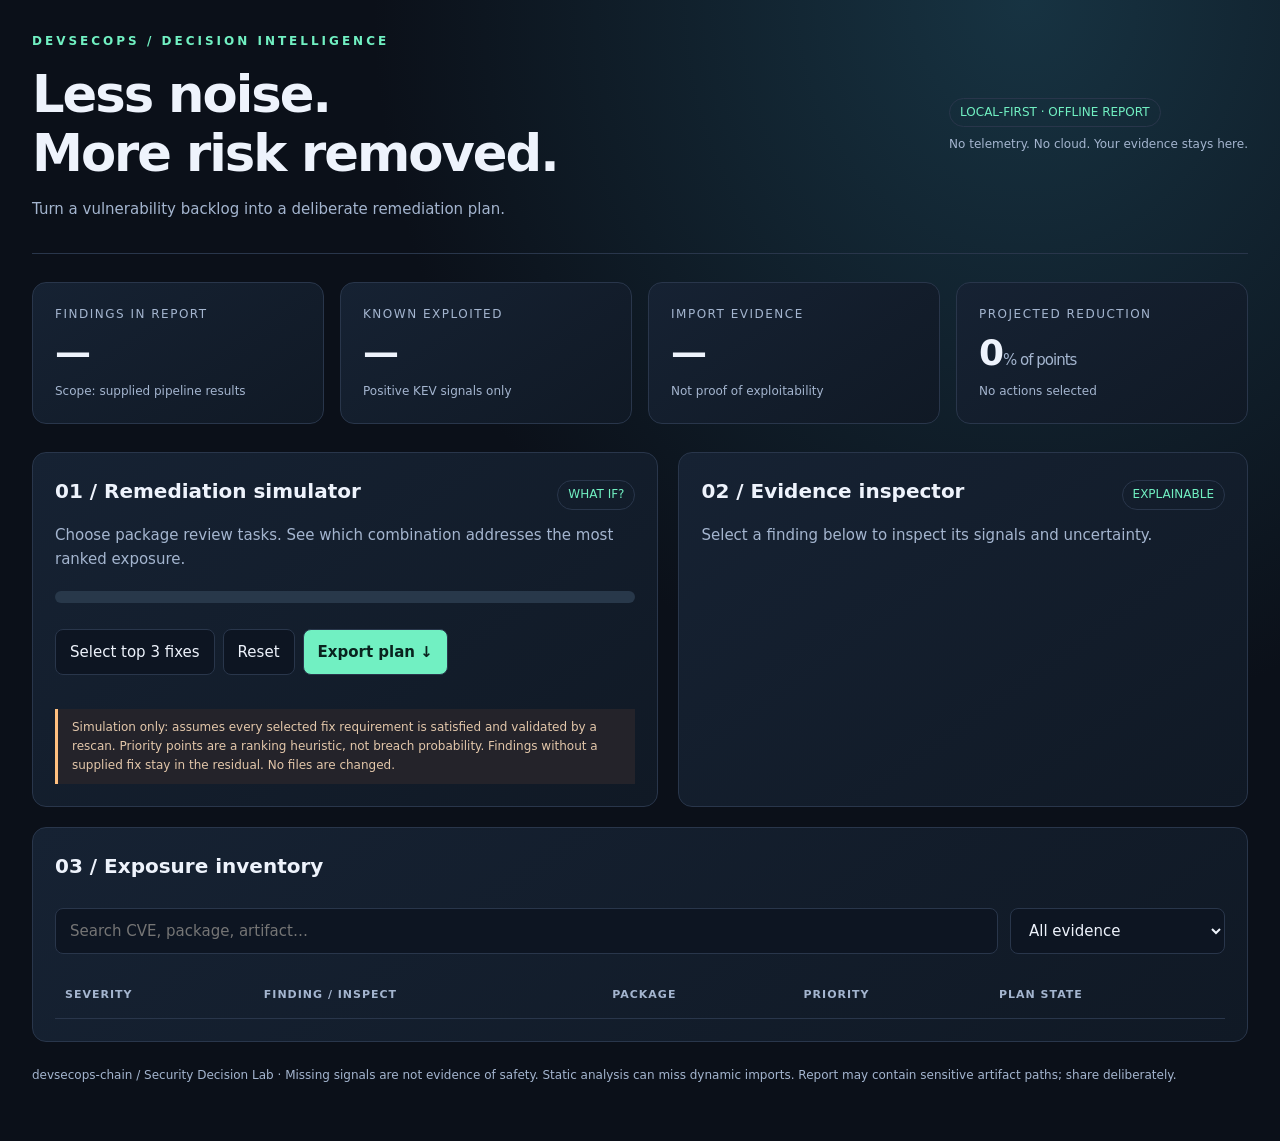
<file: reporting/dashboard.html>
<!doctype html>
<html lang="en">
<head>
<meta charset="utf-8">
<meta name="viewport" content="width=device-width,initial-scale=1">
<meta http-equiv="Content-Security-Policy" content="default-src 'none'; script-src 'unsafe-inline'; style-src 'unsafe-inline'; connect-src 'none'; img-src data:; base-uri 'none'; form-action 'none'">
<title>Security Decision Lab · devsecops-chain</title>
<style>
:root{color-scheme:dark;--bg:#0b1019;--panel:#121c2b;--line:#29364b;--ink:#eef3fc;--muted:#a4b5cf;--mint:#71f0c2;--orange:#ffc080;--red:#ff849c}
*{box-sizing:border-box}body{margin:0;background:radial-gradient(ellipse at 80% 0,#173342 0,transparent 45%),var(--bg);color:var(--ink);font:15px/1.6 system-ui,sans-serif}main{max-width:1440px;margin:auto;padding:32px}header{display:flex;justify-content:space-between;gap:24px;align-items:center;border-bottom:1px solid var(--line);padding-bottom:24px}.brand{font-size:12px;letter-spacing:3px;color:var(--mint);font-weight:700}h1{font-size:clamp(30px,4vw,52px);line-height:1.15;letter-spacing:-2px;margin:14px 0}h2{font-size:20px;margin:0 0 8px}p{margin:8px 0;color:var(--muted)}button,input,select{font:inherit;border:1px solid var(--line);border-radius:8px;padding:10px 14px;background:#0d1522;color:var(--ink)}button{cursor:pointer}button:hover{border-color:var(--mint)}button:disabled{opacity:.45;cursor:not-allowed}button.primary{background:var(--mint);color:#09231e;font-weight:700}button:focus-visible,input:focus-visible,select:focus-visible,summary:focus-visible{outline:2px solid var(--mint);outline-offset:3px}.badge{display:inline-block;border:1px solid var(--line);padding:4px 10px;border-radius:20px;color:var(--mint);font-size:12px;white-space:nowrap}.metrics{display:grid;grid-template-columns:repeat(4,1fr);gap:16px;margin:28px 0}.card,.panel{background:linear-gradient(145deg,#162233,#101925);border:1px solid var(--line);border-radius:14px;padding:22px}.label{color:var(--muted);font-size:12px;text-transform:uppercase;letter-spacing:1.5px}.value{font-size:36px;font-weight:700;letter-spacing:-1px}.value small{font-size:15px;color:var(--muted);font-weight:400}.layout{display:grid;grid-template-columns:1.1fr 1fr;gap:20px}.panel{min-width:0}.section-head{display:flex;justify-content:space-between;align-items:center;gap:12px}.subtle{font-size:12px;color:var(--muted)}.meter{height:12px;background:#28384a;border-radius:8px;overflow:hidden;margin:20px 0 10px}.meter div{height:100%;background:linear-gradient(90deg,#38bdc0,var(--mint));transition:width .25s}.actions{display:flex;gap:8px;flex-wrap:wrap;margin:16px 0}.fix{display:flex;gap:12px;border-top:1px solid var(--line);padding:17px 0;align-items:flex-start}.fix input{accent-color:var(--mint);margin-top:7px;width:18px;height:18px;flex-shrink:0}.fix label{flex:1;cursor:pointer;overflow-wrap:anywhere}.fix strong{display:block}.points{color:var(--mint);font-variant-numeric:tabular-nums;white-space:nowrap}.scroll{max-height:430px;overflow:auto;padding-right:6px}.notice{border-left:3px solid var(--orange);padding:9px 14px;background:#24232a;color:#e3c7aa;font-size:12px;margin-top:18px}.toolbar{display:flex;gap:12px;margin:18px 0;flex-wrap:wrap}.toolbar input{flex:1;min-width:180px}table{border-collapse:collapse;width:100%;font-size:13px}th{text-align:left;color:var(--muted);font-size:11px;text-transform:uppercase;letter-spacing:1px}td,th{padding:14px 10px;border-bottom:1px solid var(--line)}td{overflow-wrap:anywhere}td button{padding:0;border:0;background:none;color:var(--mint);text-align:left}tr.selected{background:#1a3540}.severity{font-size:10px;letter-spacing:1px;font-weight:700}.CRITICAL,.HIGH{color:var(--red)}.MEDIUM{color:var(--orange)}.LOW{color:var(--mint)}.table-wrap{overflow:auto}.wide{margin-top:20px}.evidence{display:grid;grid-template-columns:1fr 1fr;gap:12px;margin:20px 0}.signal{border:1px solid var(--line);padding:14px;border-radius:8px}.signal strong{display:block}.detail-copy{white-space:pre-wrap;overflow-wrap:anywhere}.empty{padding:30px 10px;color:var(--muted);text-align:center}footer{margin:24px 0;color:var(--muted);font-size:12px}#detail-title{overflow-wrap:anywhere}noscript{display:block;padding:30px;color:var(--orange)}@media(max-width:950px){.layout{grid-template-columns:1fr}.metrics{grid-template-columns:repeat(2,1fr)}header{align-items:flex-start;flex-direction:column}}@media(max-width:520px){main{padding:16px}.card,.panel{padding:16px}.value{font-size:28px}.evidence{grid-template-columns:1fr}.section-head{align-items:flex-start;flex-direction:column}}@media(prefers-reduced-motion:reduce){*{transition:none!important}}
</style>
</head>
<body>
<main>
<header><div><div class="brand">DEVSECOPS / DECISION INTELLIGENCE</div><h1>Less noise.<br>More risk removed.</h1><p>Turn a vulnerability backlog into a deliberate remediation plan.</p></div><div><span class="badge">LOCAL-FIRST · OFFLINE REPORT</span><p class="subtle">No telemetry. No cloud. Your evidence stays here.</p></div></header>
<noscript>This interactive report requires JavaScript. Use the pipeline JSON or Markdown exports for a script-free report.</noscript>
<section class="metrics" aria-label="Scan summary">
<div class="card"><div class="label">Findings in report</div><div class="value" id="count">—</div><div class="subtle">Scope: supplied pipeline results</div></div>
<div class="card"><div class="label">Known exploited</div><div class="value" id="kev">—</div><div class="subtle">Positive KEV signals only</div></div>
<div class="card"><div class="label">Import evidence</div><div class="value" id="reachable">—</div><div class="subtle">Not proof of exploitability</div></div>
<div class="card"><div class="label">Projected reduction</div><div class="value"><span id="reduction">0</span><small>% of points</small></div><div class="subtle" id="selected-count">No actions selected</div></div>
</section>
<div class="layout">
<section class="panel"><div class="section-head"><h2>01 / Remediation simulator</h2><span class="badge">WHAT IF?</span></div><p>Choose package review tasks. See which combination addresses the most ranked exposure.</p>
<div class="meter" role="progressbar" aria-label="Projected priority-point reduction" aria-valuemin="0" aria-valuemax="100" aria-valuenow="0" id="meter"><div id="bar" style="width:0%"></div></div>
<div class="section-head subtle" aria-live="polite"><span id="projection"></span><span id="coverage"></span></div>
<div class="actions"><button id="top-three">Select top 3 fixes</button><button id="reset">Reset</button><button class="primary" id="export">Export plan ↓</button></div>
<div class="scroll" id="fixes"></div>
<div class="notice">Simulation only: assumes every selected fix requirement is satisfied and validated by a rescan. Priority points are a ranking heuristic, not breach probability. Findings without a supplied fix stay in the residual. No files are changed.</div></section>
<section class="panel"><div class="section-head"><h2>02 / Evidence inspector</h2><span class="badge">EXPLAINABLE</span></div><p>Select a finding below to inspect its signals and uncertainty.</p><div id="detail"></div></section>
</div>
<section class="panel wide"><div class="section-head"><h2>03 / Exposure inventory</h2><span class="subtle" id="visible-count"></span></div>
<div class="toolbar"><input id="search" type="search" aria-label="Search findings" placeholder="Search CVE, package, artifact…"><select id="filter" aria-label="Filter findings"><option value="all">All evidence</option><option value="kev">Known exploited</option><option value="reachable">Import observed</option><option value="unknown">Reachability unknown</option><option value="unfixed">No supplied fix</option></select></div>
<div class="table-wrap"><table><thead><tr><th>Severity</th><th>Finding / inspect</th><th>Package</th><th>Priority</th><th>Plan state</th></tr></thead><tbody id="rows"></tbody></table></div><div class="empty" id="empty" hidden>No findings match this view.</div></section>
<footer>devsecops-chain / Security Decision Lab · Missing signals are not evidence of safety. Static analysis can miss dynamic imports. Report may contain sensitive artifact paths; share deliberately.</footer>
</main>
<script type="application/json" id="report-data">__REPORT_DATA__</script>
<script>
'use strict';
const report = JSON.parse(document.getElementById('report-data').textContent);
const selected = new Set();
let focused = report.findings.length ? report.findings[0].id : null;
const $ = id => document.getElementById(id);
const number = n => n.toLocaleString(undefined,{maximumFractionDigits:2});
function element(tag,text,cls){const el=document.createElement(tag);if(text!==undefined)el.textContent=text;if(cls)el.className=cls;return el;}
function coveredIds(){return new Set(report.actions.filter(a=>selected.has(a.id)).flatMap(a=>a.fixable_ids));}
function renderFixes(){
  $('fixes').replaceChildren();
  report.actions.forEach(a=>{
    const wrap=element('div',undefined,'fix');const input=element('input');input.type='checkbox';input.id='fix-'+a.id;input.checked=selected.has(a.id);input.disabled=!a.fixable_ids.length;
    input.addEventListener('change',()=>{if(input.checked)selected.add(a.id);else selected.delete(a.id);update();});
    const label=element('label');label.htmlFor=input.id;label.append(element('strong',a.package+' @ '+a.version),element('div',a.target||'Artifact not supplied','subtle'),element('div',a.fixable_ids.length+' / '+a.finding_ids.length+' findings have a supplied fix','subtle'),element('div',a.requirements.length?'Review fix requirements: '+a.requirements.join(' · '):'No fix supplied — investigate mitigation','subtle'));
    wrap.append(input,label,element('span',number(a.weight)+' pts','points'));$('fixes').append(wrap);
  });
  if(!report.actions.length)$('fixes').append(element('div','No remediation tasks in this report.','empty'));
}
function inspect(id){
  focused=id;const f=report.findings.find(r=>r.id===id);const box=$('detail');box.replaceChildren();
  if(!f){box.append(element('div','No findings to inspect.','empty'));return;}
  const title=element('h3',f.cve_id+' / '+f.package);title.id='detail-title';box.append(title,element('div',(f.target||'Artifact unknown')+' · installed '+f.version,'subtle'));
  const signals=element('div',undefined,'evidence');
  const facts=[['CVSS',f.cvss==null?'Not supplied':String(f.cvss)],['EPSS',f.epss==null?'Unknown / not enriched':number(f.epss*100)+'%'],['Known exploited',f.kev_listed?'KEV listed':'Not flagged / may be unenriched'],['Reachability',f.reachable===true?'Import / symbol observed':f.reachable===false?'Not observed by static analysis':'Unknown / not analyzed']];
  facts.forEach(([name,value])=>{const item=element('div',undefined,'signal');item.append(element('span',name,'label'),element('strong',value));signals.append(item);});box.append(signals);
  box.append(element('div','FIX REQUIREMENT','label'),element('p',f.fixed_version||'No fixed version supplied. Investigate mitigations.','detail-copy'));
  if(f.explanation){box.append(element('div','GENERATED EXPLANATION · VERIFY BEFORE ACTING','label'),element('p',f.explanation,'detail-copy'));}
  if(f.suggested_fix)box.append(element('p',f.suggested_fix,'detail-copy'));
  box.append(element('div','A supplied fix is not a compatibility guarantee. Test the chosen release and rescan before marking the finding resolved.','notice'));
}
function renderRows(){
 const query=$('search').value.toLowerCase();const filter=$('filter').value;const covered=coveredIds();
 const rows=report.findings.filter(f=>[f.cve_id,f.package,f.target||'',f.version].join(' ').toLowerCase().includes(query)).filter(f=>filter==='all'||filter==='kev'&&f.kev_listed||filter==='reachable'&&f.reachable===true||filter==='unknown'&&f.reachable==null||filter==='unfixed'&&!(f.fixed_version||'').trim());
 $('rows').replaceChildren();
 rows.forEach(f=>{const row=element('tr');if(f.id===focused)row.className='selected';const sev=element('td',f.severity||'UNKNOWN','severity');if(['CRITICAL','HIGH','MEDIUM','LOW'].includes(f.severity))sev.classList.add(f.severity);const cell=element('td');const button=element('button',f.cve_id);button.setAttribute('aria-label','Inspect '+f.cve_id+' in '+f.package);button.addEventListener('click',()=>{inspect(f.id);renderRows();});cell.append(button);row.append(sev,cell,element('td',f.package+' @ '+f.version),element('td',f.priority_score==null?'Unscored':number(f.weight)),element('td',covered.has(f.id)?'Projected addressed':'Residual'));$('rows').append(row);});
 $('visible-count').textContent=rows.length+' / '+report.findings.length+' shown';$('empty').hidden=rows.length>0;
}
function update(){
 const covered=coveredIds();const removed=report.findings.filter(f=>covered.has(f.id)).reduce((sum,f)=>sum+f.weight,0);const pct=report.total_weight?Math.min(100,removed/report.total_weight*100):0;
 const keepFocus=document.activeElement&&document.activeElement.id;
 $('reduction').textContent=number(pct);$('bar').style.width=pct+'%';$('meter').setAttribute('aria-valuenow',pct.toFixed(2));$('selected-count').textContent=selected.size+' package review tasks selected';$('projection').textContent=number(Math.max(0,report.total_weight-removed))+' / '+number(report.total_weight)+' priority points remain';$('coverage').textContent=covered.size+' / '+report.findings.length+' findings projected addressed';renderFixes();renderRows();
 if(keepFocus){const restored=document.getElementById(keepFocus);if(restored&&typeof restored.focus==='function')restored.focus();}
}
$('count').textContent=report.findings.length;$('kev').textContent=report.findings.filter(f=>f.kev_listed).length;$('reachable').textContent=report.findings.filter(f=>f.reachable===true).length;
if(report.unscored)$('projection').parentElement.after(element('p',report.unscored+' findings are unscored and contribute no priority points.','notice'));
$('top-three').addEventListener('click',()=>{selected.clear();report.actions.filter(a=>a.fixable_ids.length).slice(0,3).forEach(a=>selected.add(a.id));update();});
$('reset').addEventListener('click',()=>{selected.clear();update();});
$('search').addEventListener('input',renderRows);$('filter').addEventListener('change',renderRows);
$('export').addEventListener('click',()=>{
 const plan={schema_version:1,kind:'unverified-remediation-simulation',assumption:'Satisfy every listed fix requirement, test compatibility, and rescan. No changes have been applied.',actions:report.actions.filter(a=>selected.has(a.id)),findings:report.findings.filter(f=>covered.has(f.id))};
 const url=URL.createObjectURL(new Blob([JSON.stringify(plan,null,2)],{type:'application/json'}));const link=element('a');link.href=url;link.download='remediation-plan.json';document.body.append(link);link.click();link.remove();setTimeout(()=>URL.revokeObjectURL(url),1000);
});
inspect(focused);update();
</script>
</body>
</html>
</file>
